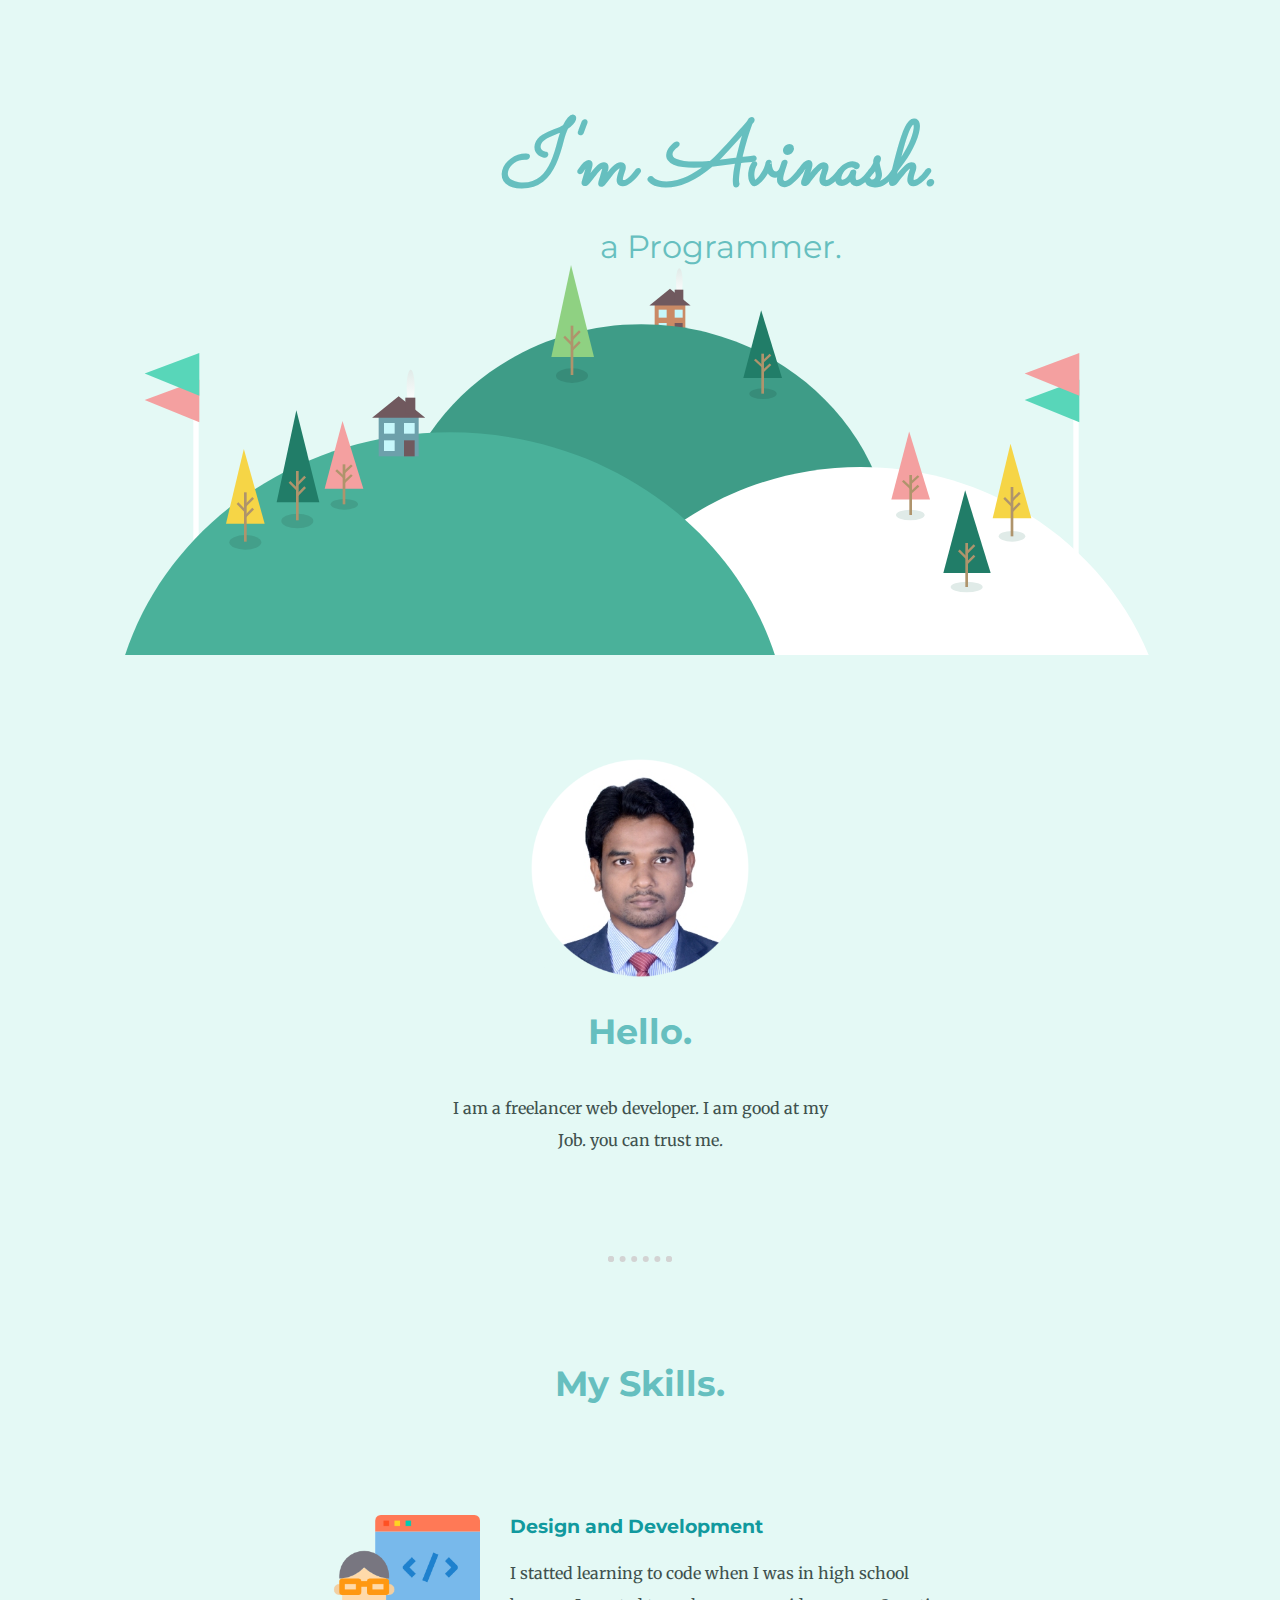
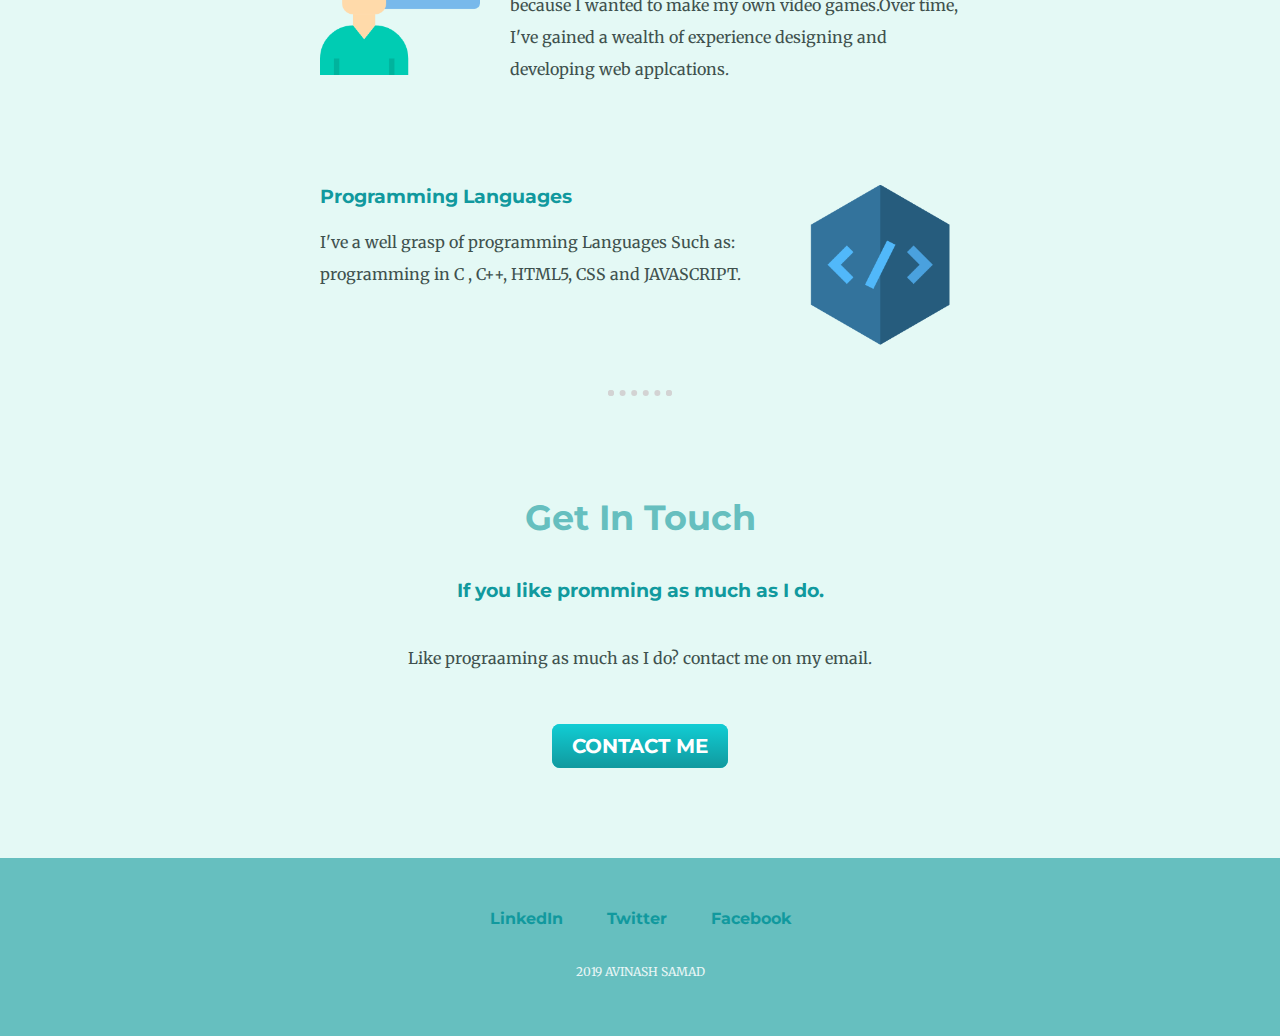
<file: index.html>
<!DOCTYPE html>
<html>
<head>
	<title>My First Webpage</title>
	<link rel="stylesheet" type="text/css" href="style.css">
	<link rel="icon" type="text/css" href="favicon.ico">
	<link href="https://fonts.googleapis.com/css?family=Merriweather|Montserrat|Sacramento" rel="stylesheet">
</head>
<body>
	<div class="top-container">
		<img class="land-image" src="land.svg" alt="land">
			<div class="head-container header-content">
				<h1><em>I'm Avinash.</em></h1>
				<div class="head-content">
					<h2>a Programmer.</h2>
				</div>
		</div>

		<div class="middle-section">
		  <div class="profile">
		    <img class="profile-img" src="profile pic.png" alt="photo">
		    <h2>Hello.</h2>
		    <p class="intro">I am a freelancer web developer. I am good at my Job. you can trust me.</p>
		  </div>
		  <hr>
		  <div class="skills">
		    <h2>My Skills.</h2>
		    <div class="skill-row">
		      <img class="skill-img" src="skills.png" alt="skill pic">
		      <h3>Design and Development</h3>
		      <p>I statted learning to code when I was in high school because I wanted to make my own video games.Over time, I've gained a wealth of experience designing and developing web applcations.</p>
		    </div>
		    <div class="skill-row">
		      <img class="code-img" src="coding.png" alt="coding pic">
		      <h3>Programming Languages</h3>
		      <p>I've a well grasp of programming Languages Such as: programming in C , C++, HTML5, CSS and JAVASCRIPT.</p>
		    </div>
		  </div>
		  <hr>
		  <div class="contact-me">
		    <h2>Get In Touch</h2>
		    <h3>If you like promming as much as I do.</h3>
				<p class="contact-message" >Like prograaming as much as I do? contact me on my email.</p>
		    <a class="btn" href="mailto:avisamad@gmail.com">CONTACT ME</a>
		  </div>
		</div>

		<div class="bottom-section">
		  <a class="footer-link" href="https://www.linkedin.com/">LinkedIn</a>
		  <a class="footer-link" href="https://www.twitter.com/">Twitter</a>
		  <a class="footer-link" href="https://www.facebook.com">Facebook</a>
		  <p class="copyright">2019 AVINASH SAMAD </p>
		</div>

	</div>
</body>
</html>
</file>
<file: style.css>
body {
	color: #40514E;
	margin: 0px;
	text-align: center;
	background: #E4F9F5;
	font-family: 'Merriweather', serif;
}

h1 {
	color: #66BFBF;
	margin-top: 0px;
	font-size: 5.625em;
	font-family: 'Sacramento', cursive;
}

h2 {
	color: #66BFBF;
	font-family: 'Montserrat', sans-serif;
	font-size: 2.2rem;
	font-weight: bold;
	padding-bottom: 10px;
}

h3 {
	color: #11999E;
	font-family: 'Montserrat', sans-serif;
}

p {
	line-height: 2;
}

hr {
	border: dotted lightgrey 6px;
	border-bottom: none;
	width: 4%;
	margin: 100px auto;
}

a {
	color: #11999E;
	font-family: 'Montserrat', sans-serif;
	font-weight: bold;
	margin: 10px 20px;
	text-decoration: none;
}

a:hover {
	color: #EAF6F6;
}

.land-image {
	height: 400px;
	width: 100%;

}

.top-container {
	background-color: #E4F9F5;
	position: relative;
	padding-top: 255px;

}

.middle-section {
	margin: 100px auto;
}

.bottom-section {
	background-color: #66BFBF;
	padding: 50px 0 20px;
}

.skill-row {
	width: 50%;
	margin: 100px auto 100px auto;
	text-align: left;
}

.intro {
	width: 30%;
	margin: auto;
}

.contact-message {
	width: 40%;
	margin: 40px auto 60px;
}

.copyright {
	color: #EAF6F6;
	font-size: 0.75rem;
	padding: 20px 0;
}

.head-container {
	position: absolute;
	top: 100px;
	left: 500px;
}

.header-content h1 {
	color: #66BFBF;
	}

.head-content h2 {
	color: #66BFBF;
	font-size: 2rem;
	font-weight: normal;
	position: absolute;
	left: 100px;
	top: 100px;
}

.profile-img {
	width: 17%;
}

.code-img {
	width: 25%;
	float: right;
}

.skill-img {
	width: 25%;
	float: left;
	margin-right: 30px;
}

.btn {
  background: #11cdd4;
  background-image: -webkit-linear-gradient(top, #11cdd4, #11999e);
  background-image: -moz-linear-gradient(top, #11cdd4, #11999e);
  background-image: -ms-linear-gradient(top, #11cdd4, #11999e);
  background-image: -o-linear-gradient(top, #11cdd4, #11999e);
  background-image: linear-gradient(to bottom, #11cdd4, #11999e);
  -webkit-border-radius: 8;
  -moz-border-radius: 8;
  border-radius: 8px;
  font-family: 'Montserrat', sans-serif;
  color: #ffffff;
  font-size: 20px;
  padding: 10px 20px 10px 20px;
  text-decoration: none;
}

.btn:hover {
  background: #30ec3b;
  background-image: -webkit-linear-gradient(top, #30e3cb, #2bc4ad);
  background-image: -moz-linear-gradient(top, #30e3cb, #2bc4ad);
  background-image: -ms-linear-gradient(top, #30e3cb, #2bc4ad);
  background-image: -o-linear-gradient(top, #30e3cb, #2bc4ad);
  background-image: linear-gradient(to bottom, #30e3cb, #2bc4ad);
  text-decoration: none;
}
</file>
